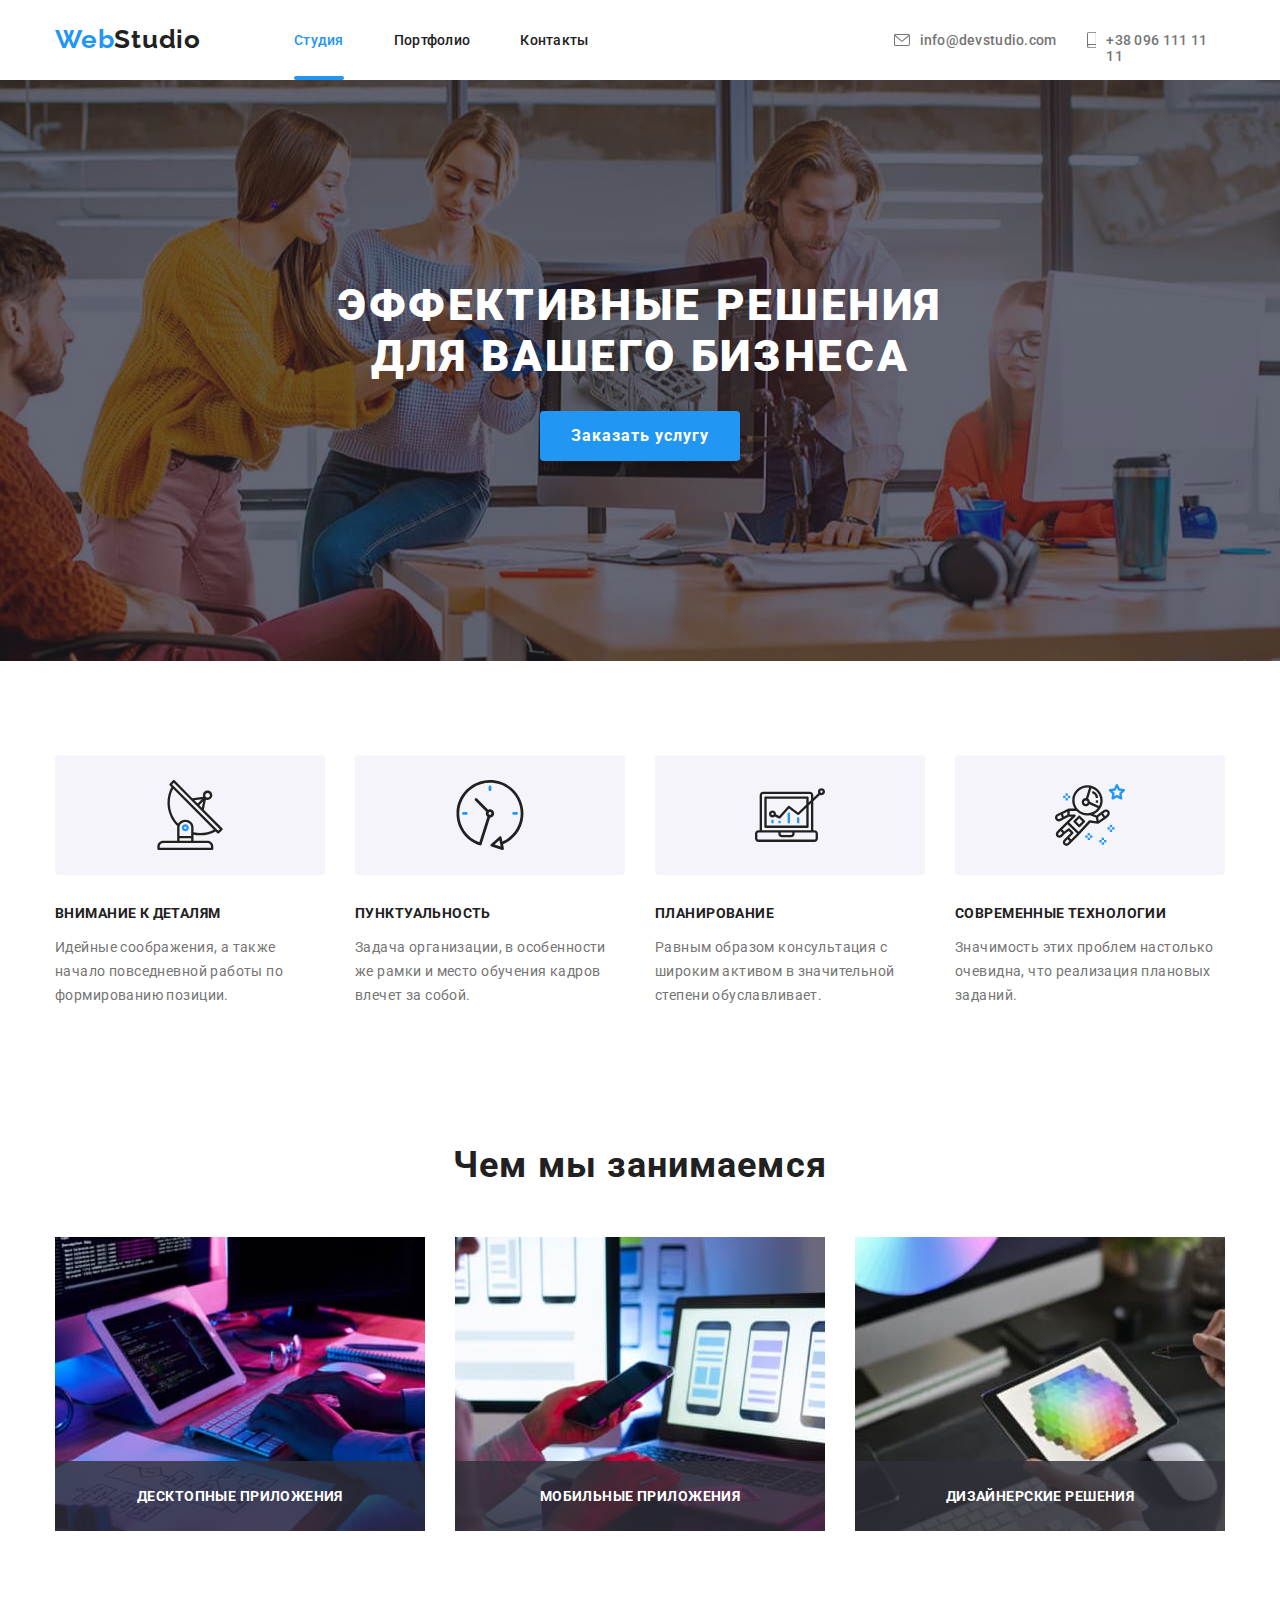
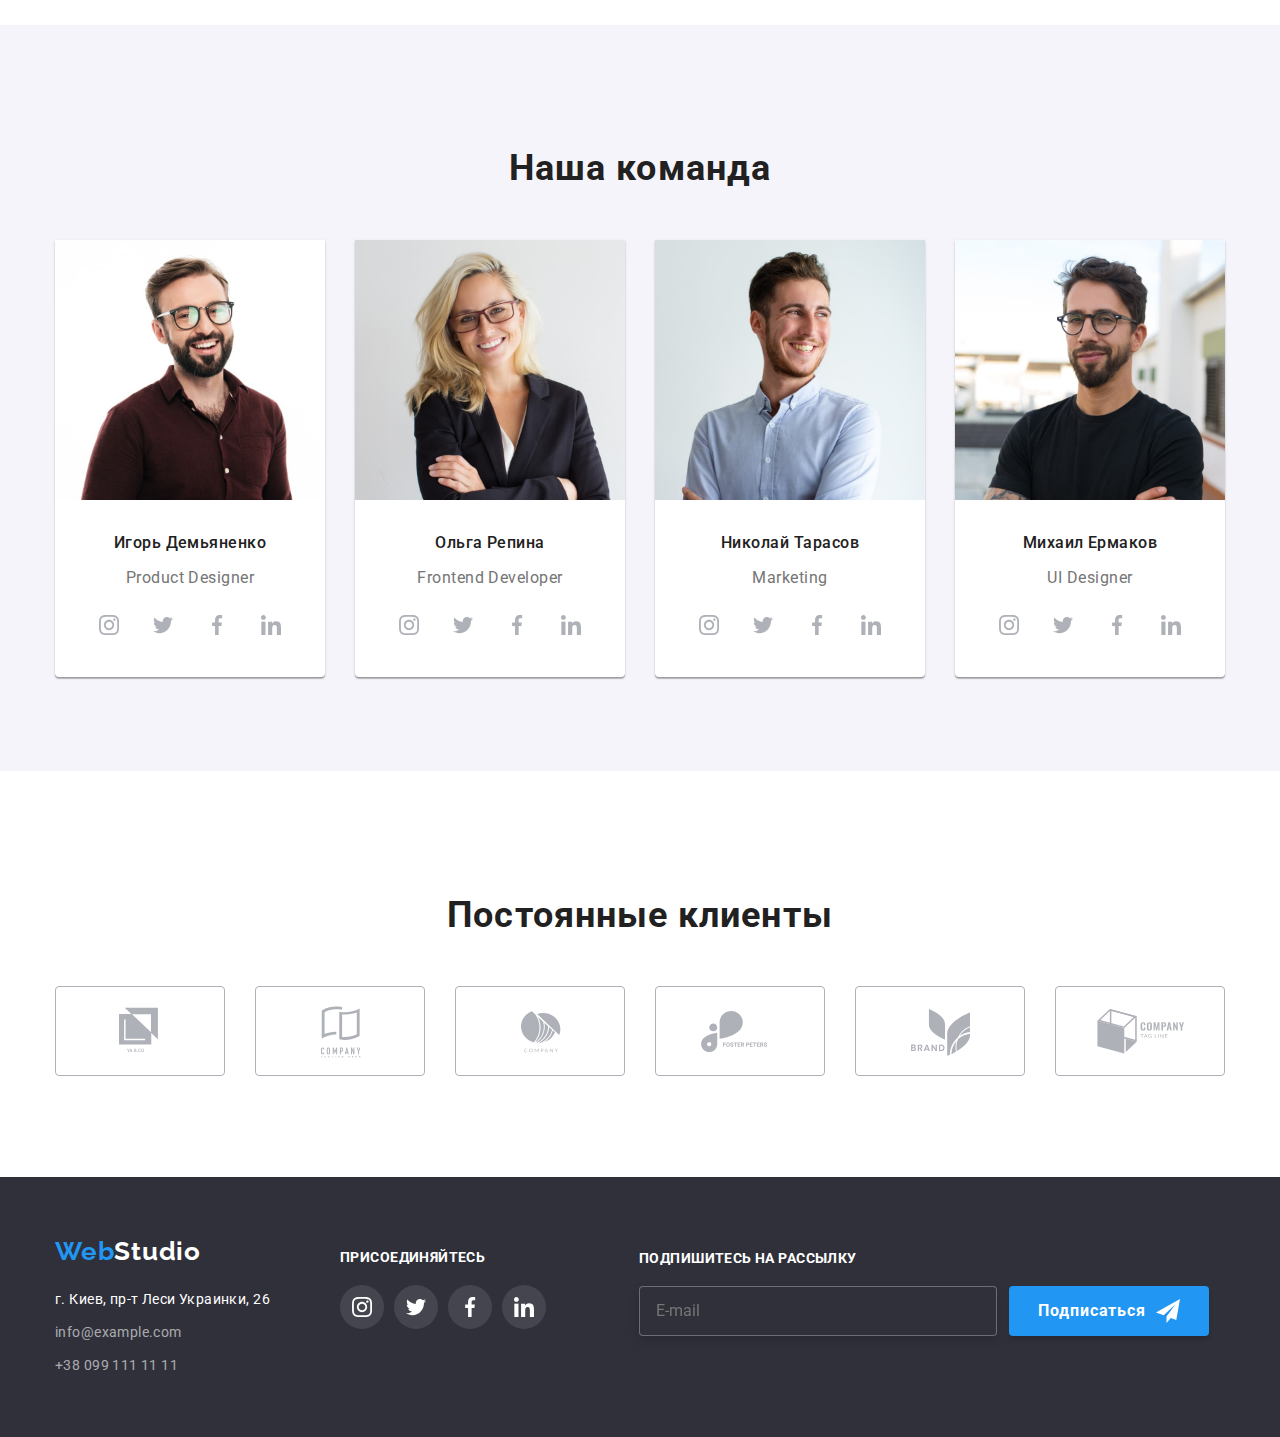
<file: index.html>
<!DOCTYPE html>
<html lang="en">

<head>
  <meta charset="UTF-8" />
  <meta name="viewport" content="width=device-width, initial-scale=1.0" />
  <link rel="stylesheet" href="./css/main.min.css" />
  <link
    href="https://fonts.googleapis.com/css2?family=Raleway:wght@700&family=Roboto:wght@400;500;700;900&display=fallback"
    rel="stylesheet" />
  <title>Студия</title>
</head>

<body>

  <header class="header">
    <div class="container">
      <nav class="nav-container">
        <div class="logo-container">
          <a href="index.html" class="font-logo"><span class="color-logo">Web</span>Studio</a>
        </div>

        <ul class="ul-container">
          <li><a href="index.html" class="link-nav underline link-studio">Студия</a></li>
          <li><a href="portfolio.html" class="link-nav">Портфолио</a></li>
          <li><a href="" class="link-nav">Контакты</a></li>
        </ul>
        <ul class="ul-contacts-container">
          <li class="contacts-flex">
            <svg class="contacts-icon-mail">
              <use href="IMG/sprite.svg#icon-envelope"></use>
            </svg>
            <a href="mailto:info@devstudio.com" class="link-nav nav-contacts">info@devstudio.com</a>
          </li>
          <li class="contacts-flex">

            <svg class="contacts-icon-phone">
              <use href="IMG/sprite.svg#icon-smartphone"></use>
            </svg>
            <a href="tel:+380961111111" class="link-nav nav-contacts">+38 096 111 11 11</a>
          </li>
        </ul>
      </nav>
    </div>
  </header>

  <section class="hero">
    <div class="container">
      <h1 class="h1-hero">Эффективные решения для вашего бизнеса</h1>
      <button onclick="myFunction()" class="btn-hero">Заказать услугу</button>
    </div>
  </section>

  <section class="features">
    <div class="container">
      <ul class="ul-features">
        <li>
          <div class="bg-features">
            <svg class="icon-features">
              <use href="IMG/sprite.svg#icon-Vector"></use>
            </svg>
          </div>
          <h4 class="h4-features">Внимание к деталям</h4>
          <p class="p-features">
            Идейные соображения, а также начало повседневной работы по
            формированию позиции.
          </p>
        </li>
        <li>
          <div class="bg-features">
            <svg class="icon-features">
              <use href="IMG/sprite.svg#icon-Vector1"></use>
            </svg>
          </div>
          <h4 class="h4-features">Пунктуальность</h4>
          <p class="p-features">
            Задача организации, в особенности же рамки и место обучения кадров
            влечет за собой.
          </p>
        </li>
        <li>
          <div class="bg-features">
            <svg class="icon-features">
              <use href="IMG/sprite.svg#icon-Vector2"></use>
            </svg>
          </div>
          <h4 class="h4-features">Планирование</h4>
          <p class="p-features">
            Равным образом консультация с широким активом в значительной
            степени обуславливает.
          </p>
        </li>
        <li>
          <div class="bg-features">
            <svg class="icon-features">
              <use href="IMG/sprite.svg#icon-Vector3"></use>
            </svg>
          </div>
          <h4 class="h4-features">Современные технологии</h4>
          <p class="p-features">
            Значимость этих проблем настолько очевидна, что реализация
            плановых заданий.
          </p>
        </li>
      </ul>
    </div>
  </section>

  <section class="product">
    <div class="container">
      <h2 class="h2-product">Чем мы занимаемся</h2>
      <ul class="ul-product">
        <li>
          <div class="product-position">
            <img src="./IMG/product/product(1).jpg" alt="product-image" width="370" />
            <h4 class="product-desc">Десктопные приложения</h4>
          </div>

        </li>
        <li>
          <div class="product-position">
            <img src="./IMG/product/product(2).jpg" alt="product-image" width="370" />
            <h4 class="product-desc">Мобильные приложения</h4>
          </div>

        </li>
        <li>
          <div class="product-position">
            <img src="./IMG/product/product(3).jpg" alt="product-image" width="370" />
            <h4 class="product-desc">Дизайнерские решения</h4>
          </div>

        </li>
      </ul>
    </div>
  </section>

  <section class="team">
    <div class="container">
      <h2 class="h2-team">Наша команда</h2>
      <ul class="ul-team">
        <li class="card-style">
          <img src="./IMG/team/team(1).jpg" alt="team-image" width="270" />
          <h4 class="card-name">Игорь Демьяненко</h4>
          <p class="card-desc">Product Designer</p>
          <ul class="card-soclinks">
            <li class="soclink-style-hover">
              <a class="soclink-bg" href="https://www.instagram.com/"><svg class="soclink">
                  <use href="IMG/sprite.svg#icon-instagram"></use>
                </svg>
              </a>
            </li>
            <li class="soclink-style-hover"><a class="soclink-bg" href="https://www.twitter.com/"><svg class="soclink">
                  <use href="IMG/sprite.svg#icon-twitter"></use>
                </svg></a></li>
            <li class="soclink-style-hover"><a class="soclink-bg" href="https://www.facebook.com/"><svg class="soclink">
                  <use href="IMG/sprite.svg#icon-facebook"></use>
                </svg></a></li>
            <li class="soclink-style-hover"><a class="soclink-bg" href="https://www.linkedin.com/"><svg class="soclink">
                  <use href="IMG/sprite.svg#icon-linkedin"></use>
                </svg></a></li>
          </ul>
        </li>
        <li class="card-style">
          <img src="./IMG/team/team(2).jpg" alt="team-image" width="270" />
          <h4 class="card-name">Ольга Репина</h4>
          <p class="card-desc">Frontend Developer</p>
          <ul class="card-soclinks">
            <li class="soclink-style-hover">
              <a class="soclink-bg" href="https://www.instagram.com/"><svg class="soclink">
                  <use href="IMG/sprite.svg#icon-instagram"></use>
                </svg>
              </a>
            </li>
            <li class="soclink-style-hover"><a class="soclink-bg" href="https://www.twitter.com/"><svg class="soclink">
                  <use href="IMG/sprite.svg#icon-twitter"></use>
                </svg></a></li>
            <li class="soclink-style-hover"><a class="soclink-bg" href="https://www.facebook.com/"><svg class="soclink">
                  <use href="IMG/sprite.svg#icon-facebook"></use>
                </svg></a></li>
            <li class="soclink-style-hover"><a class="soclink-bg" href="https://www.linkedin.com/"><svg class="soclink">
                  <use href="IMG/sprite.svg#icon-linkedin"></use>
                </svg></a></li>
          </ul>
        </li>
        <li class="card-style">
          <img src="./IMG/team/team(3).jpg" alt="team-image" width="270" />
          <h4 class="card-name">Николай Тарасов</h4>
          <p class="card-desc">Marketing</p>
          <ul class="card-soclinks">
            <li class="soclink-style-hover">
              <a class="soclink-bg" href="https://www.instagram.com/"><svg class="soclink">
                  <use href="IMG/sprite.svg#icon-instagram"></use>
                </svg>
              </a>
            </li>
            <li class="soclink-style-hover"><a class="soclink-bg" href="https://www.twitter.com/"><svg class="soclink">
                  <use href="IMG/sprite.svg#icon-twitter"></use>
                </svg></a></li>
            <li class="soclink-style-hover"><a class="soclink-bg" href="https://www.facebook.com/"><svg class="soclink">
                  <use href="IMG/sprite.svg#icon-facebook"></use>
                </svg></a></li>
            <li class="soclink-style-hover"><a class="soclink-bg" href="https://www.linkedin.com/"><svg class="soclink">
                  <use href="IMG/sprite.svg#icon-linkedin"></use>
                </svg></a></li>
          </ul>
        </li>
        <li class="card-style">
          <img src="./IMG/team/team(4).jpg" alt="team-image" width="270" />
          <h4 class="card-name">Михаил Ермаков</h4>
          <p class="card-desc">UI Designer</p>
          <ul class="card-soclinks">
            <li class="soclink-style-hover">
              <a class="soclink-bg" href="https://www.instagram.com/"><svg class="soclink">
                  <use href="IMG/sprite.svg#icon-instagram"></use>
                </svg>
              </a>
            </li>
            <li class="soclink-style-hover"><a class="soclink-bg" href="https://www.twitter.com/"><svg class="soclink">
                  <use href="IMG/sprite.svg#icon-twitter"></use>
                </svg></a></li>
            <li class="soclink-style-hover"><a class="soclink-bg" href="https://www.facebook.com/"><svg class="soclink">
                  <use href="IMG/sprite.svg#icon-facebook"></use>
                </svg></a></li>
            <li class="soclink-style-hover"><a class="soclink-bg" href="https://www.linkedin.com/"><svg class="soclink">
                  <use href="IMG/sprite.svg#icon-linkedin"></use>
                </svg></a></li>
          </ul>
        </li>
      </ul>
    </div>
  </section>

  <section class="clients">
    <div class="container">
      <h2 class="h2-clients">Постоянные клиенты</h2>
      <ul class="ul-clients-flex">
        <li class="clients-style-hover">
          <a href="#" class="client-link">
            <svg class="client-icon1">
              <use href="IMG/sprite.svg#icon-logo1"></use>
            </svg>
          </a>
        </li>
        <li class="clients-style-hover">
          <a href="#" class="client-link">
            <svg class="client-icon2">
              <use href="IMG/sprite.svg#icon-logo2"></use>
            </svg>
          </a>
        </li>
        <li class="clients-style-hover"><a href="#" class="client-link">
            <svg class="client-icon3">
              <use href="IMG/sprite.svg#icon-logo3"></use>
            </svg>
          </a></li>
        <li class="clients-style-hover"><a href="#" class="client-link">
            <svg class="client-icon4">
              <use href="IMG/sprite.svg#icon-logo4"></use>
            </svg>
          </a></li>
        <li class="clients-style-hover"><a href="#" class="client-link">
            <svg class="client-icon5">
              <use href="IMG/sprite.svg#icon-logo5"></use>
            </svg>
          </a></li>
        <li class="clients-style-hover"><a href="#" class="client-link">
            <svg class="client-icon6">
              <use href="IMG/sprite.svg#icon-logo6"></use>
            </svg>
          </a></li>
      </ul>
    </div>
  </section>

  <footer class="footer">
    <div class="container">

      <!-- Flex -->
      <div class="footer-flex">
        <div class="info">
          <div class="logo-container-footer">
            <a href="index.html" class="font-logo"><span class="color-logo">Web</span><span
                class="color-logo-footer">Studio</span></a>
          </div>

          <address class="address-footer">
            г. Киев, пр-т Леси Украинки, 26
          </address>
          <a href="mailto:info@devstudio.com" class="link-footer footer-contacts">info@example.com</a>
          <a href="tel:+380961111111" class="link-footer footer-contacts tel">+38 099 111 11 11</a>
        </div>
        <div class="soclinks-info">
          <h4 class="welcome-footer">присоединяйтесь</h4>
          <ul class="footer-soclinks">
            <li>
              <a class="footer-soclink-bg" href="https://www.instagram.com/"><svg class="footer-soclink">
                  <use href="IMG/sprite.svg#icon-instagram"></use>
                </svg>
              </a>
            </li>
            <li><a class="footer-soclink-bg" href="https://www.twitter.com/"><svg class="footer-soclink">
                  <use href="IMG/sprite.svg#icon-twitter"></use>
                </svg></a></li>
            <li><a class="footer-soclink-bg" href="https://www.facebook.com/"><svg class="footer-soclink">
                  <use href="IMG/sprite.svg#icon-facebook"></use>
                </svg></a></li>
            <li><a class="footer-soclink-bg" href="https://www.linkedin.com/"><svg class="footer-soclink">
                  <use href="IMG/sprite.svg#icon-linkedin"></use>
                </svg></a></li>
          </ul>
        </div>
        <div class="subscribe">

          <label for="subscribe" class="subscribe-label">Подпишитесь на рассылку</label>

          <div class="flex-box">
            <input type="email" name="subscribe" id="subscribe" placeholder="E-mail" class="subscribe-input">
            <button onclick="myFunction()" class="subscribe-button">
              <span class="subscribe-text">Подписаться</span>
              <svg class="icon-send">
                <use href="IMG/sprite-form.svg#icon-send"></use>
              </svg>
            </button>
          </div>
        </div>
      </div>


    </div>

    <!-- Backdrop Modal -->
    <div class="backdrop is-hidden" id="myId">

      <div class="modal">

        <button onclick="myFunction()" class="close-btn">
          <svg class="icon-close">
            <use href="./IMG/sprite-form.svg#icon-close"></use>
          </svg>
        </button>

        <div class="form-cont">
          <h2 class="form-title">Оставьте свои данные, мы вам перезвоним</h2>

          <form class="form-flex">

            <div class="icon-field form-flex">

              <label for="name" class="form-label">Имя</label>
              <input type="text" name="name" id="name" class="form-input">
              <svg class="icon-form">
                <use href="IMG/sprite-form.svg#icon-form-name"></use>
              </svg>
            </div>

            <div class="icon-field form-flex">

              <label for="tel" class="form-label">Телефон</label>
              <input type="tel" name="tel" id="tel" class="form-input">
              <svg class="icon-form">
                <use href="IMG/sprite-form.svg#icon-form-phone"></use>
              </svg>
            </div>

            <div class="icon-field form-flex">

              <label for="email" class="form-label">Почта</label>
              <input type="email" name="email" id="email" class="form-input">
              <svg class="icon-form">
                <use href="IMG/sprite-form.svg#icon-form-email"></use>
              </svg>
            </div>

            <label for="comments" class="form-label">Комментарий</label>
            <textarea name="comments" id="comments" class="form-textarea" placeholder="Введите текст"></textarea>

            <label class="field">
              <input type="checkbox" class="checkbox" name="policy">
              <span class="icon"></span>

              <span class="label">Соглашаюсь с рассылкой и принимаю <a class="a-checkbox" href="">Условия
                  договора</a></span>
            </label>

            <button type="submit" class="btn-submit">Отправить</button>
          </form>
        </div>

      </div>

    </div>

  </footer>

  <!-- Script -->
  <script src="./JS/modal.js"></script>
</body>

</html>
</file>
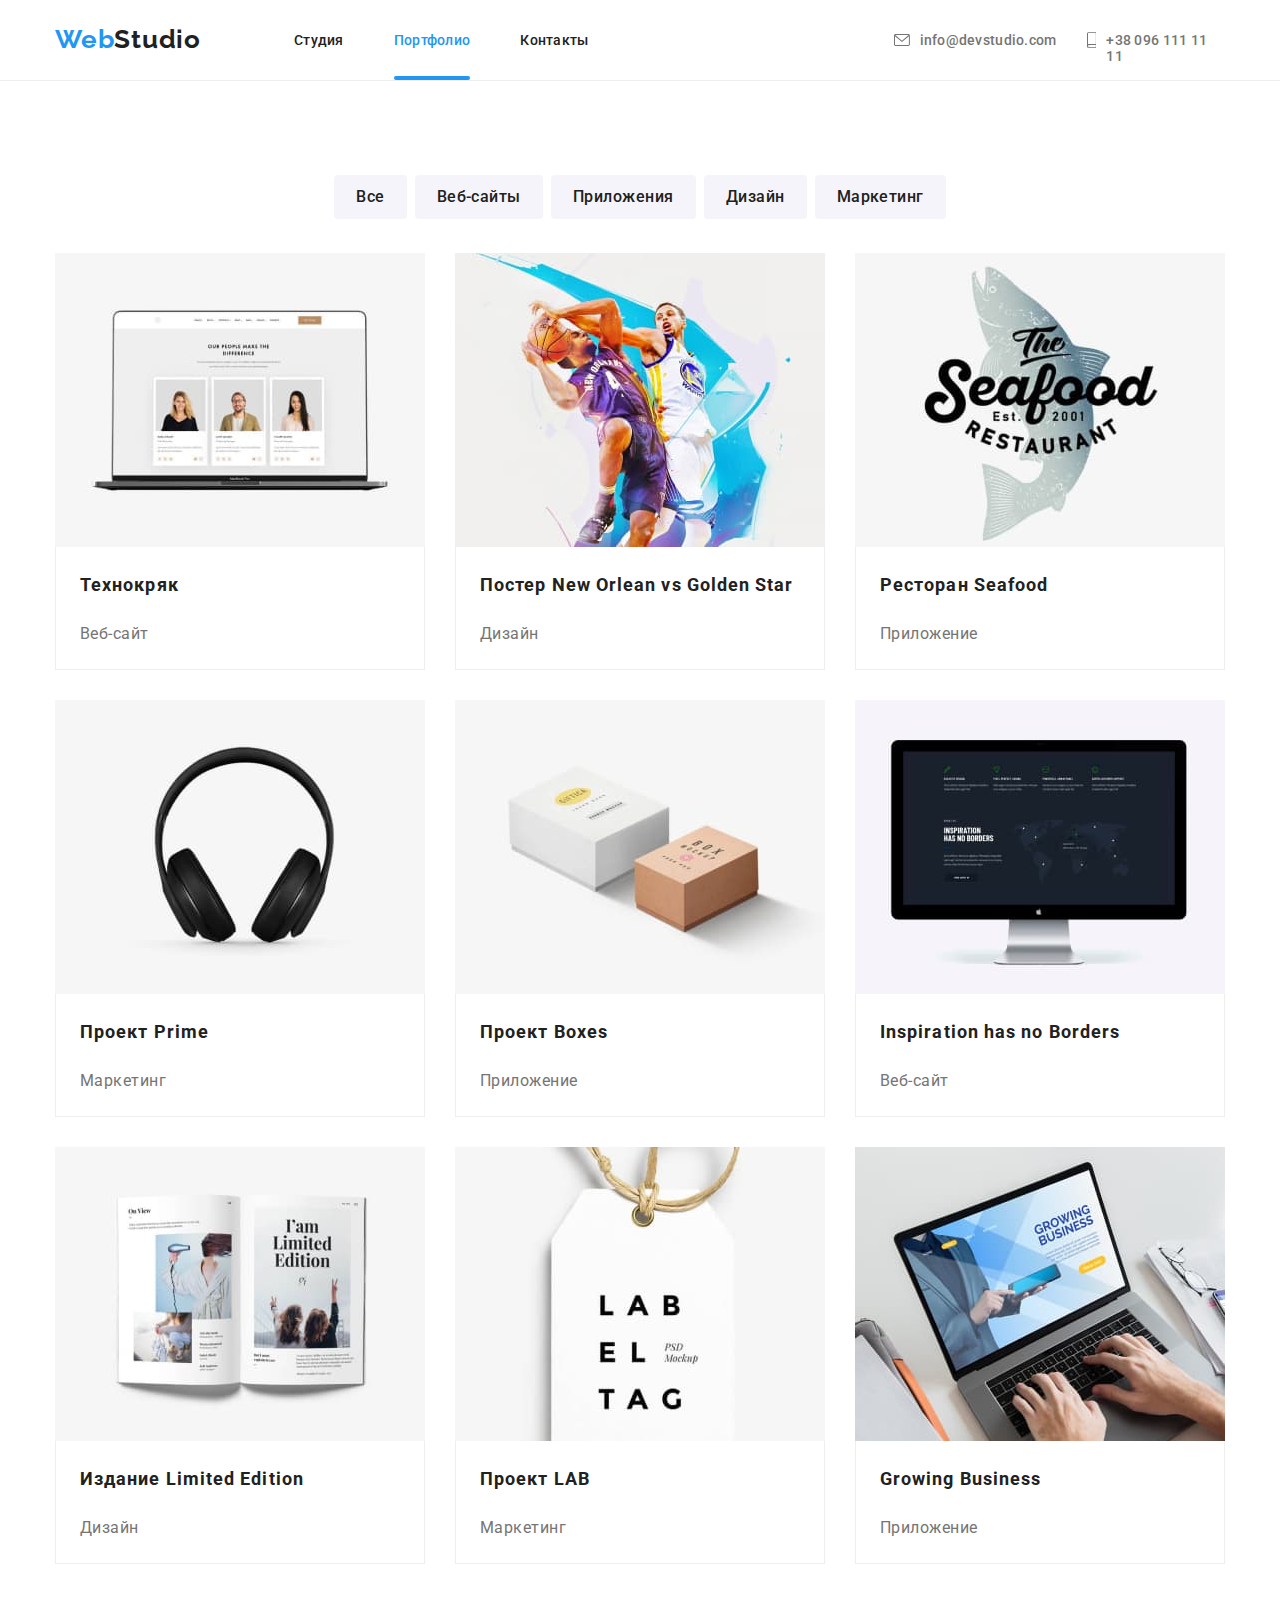
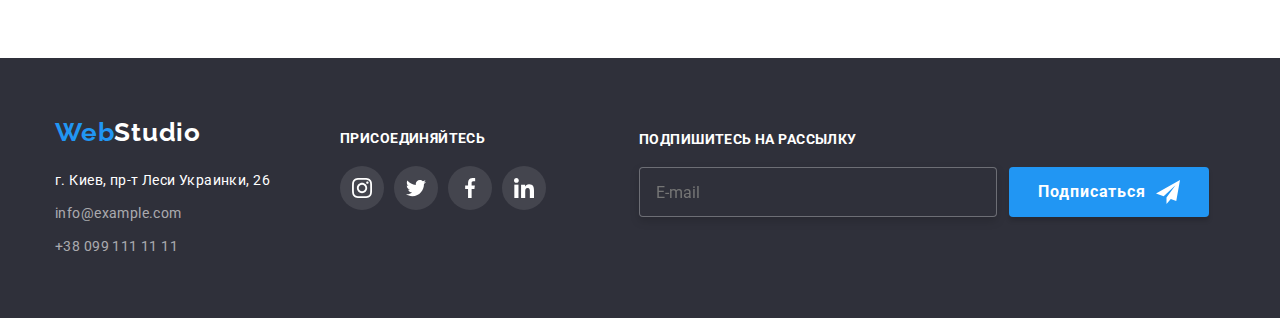
<file: portfolio.html>
<!DOCTYPE html>
<html lang="en">

<head>
  <meta charset="UTF-8" />
  <meta name="viewport" content="width=device-width, initial-scale=1.0" />
  <link rel="stylesheet" href="./css/main.min.css" />

  <link
    href="https://fonts.googleapis.com/css2?family=Raleway:wght@700&family=Roboto:wght@400;500;700;900&display=fallback"
    rel="stylesheet" />

  <title>Портфолио</title>
</head>

<body>
  <header class="header">
    <div class="container">
      <nav class="nav-container">
        <div class="logo-container">
          <a href="index.html" class="font-logo"><span class="color-logo">Web</span>Studio</a>
        </div>

        <ul class="ul-container">
          <li><a href="index.html" class="link-nav">Студия</a></li>
          <li><a href="portfolio.html" class="link-nav underline link-portfolio">Портфолио</a></li>
          <li><a href="" class="link-nav">Контакты</a></li>
        </ul>
        <ul class="ul-contacts-container">
          <li class="contacts-flex">


            <svg class="contacts-icon-mail">
              <use href="IMG/sprite.svg#icon-envelope"></use>
            </svg>
            <a href="mailto:info@devstudio.com" class="link-nav nav-contacts">info@devstudio.com</a>
          </li>
          <li class="contacts-flex">

            <svg class="contacts-icon-phone">
              <use href="IMG/sprite.svg#icon-smartphone"></use>
            </svg>
            <a href="tel:+380961111111" class="link-nav nav-contacts">+38 096 111 11 11</a>
          </li>
        </ul>
      </nav>
    </div>
  </header>

  <section class="portfolio">
    <div class="container">
      <div class="filtres">
        <button class="btn-portfolio">
          <span class="btn-portfolio-text">Все</span>
        </button>
        <button class="btn-portfolio">
          <span class="btn-portfolio-text">Веб-сайты</span>
        </button>
        <button class="btn-portfolio">
          <span class="btn-portfolio-text">Приложения</span>
        </button>
        <button class="btn-portfolio">
          <span class="btn-portfolio-text">Дизайн</span>
        </button>
        <button class="btn-portfolio">
          <span class="btn-portfolio-text">Маркетинг</span>
        </button>
      </div>
      <div class="projects">
        <ul class="wrap">
          <li class="card-style-portfolio">
            <div class="text-overlay">
              <p class="animation-overlay">Lorem ipsum dolor sit amet consectetur adipisicing elit. Assumenda nobis
                architecto similique sed a sunt perspiciatis perferendis aliquid illo facere?</p>
              <img class="img-contain" src="./IMG/projects/img(1).jpg" alt="card-image" />
            </div>
            <div class="card-border">
              <h4 class="card-name-portfolio">Технокряк</h4>
              <p class="card-desc-portfolio">Веб-сайт</p>
            </div>

          </li>
          <li class="card-style-portfolio">
            <div class="text-overlay">
              <p class="animation-overlay">Lorem ipsum dolor sit amet consectetur adipisicing elit. Assumenda nobis
                architecto similique sed a sunt perspiciatis perferendis aliquid illo facere?</p>
              <img class="img-contain" src="./IMG/projects/img(2).jpg" alt="card-image" />
            </div>

            <div class="card-border">
              <h4 class="card-name-portfolio">Постер New Orlean vs Golden Star</h4>
              <p class="card-desc-portfolio">Дизайн</p>
            </div>
          </li>
          <li class="card-style-portfolio">
            <div class="text-overlay">
              <p class="animation-overlay">Lorem ipsum dolor sit amet consectetur adipisicing elit. Assumenda nobis
                architecto similique sed a sunt perspiciatis perferendis aliquid illo facere?</p>
              <img class="img-contain" src="./IMG/projects/img(3).jpg" alt="card-image" />
            </div>

            <div class="card-border">
              <h4 class="card-name-portfolio">Ресторан Seafood</h4>
              <p class="card-desc-portfolio">Приложение</p>
            </div>
          </li>
          <li class="card-style-portfolio">
            <div class="text-overlay">
              <p class="animation-overlay">Lorem ipsum dolor sit amet consectetur adipisicing elit. Assumenda nobis
                architecto similique sed a sunt perspiciatis perferendis aliquid illo facere?</p>
              <img class="img-contain" src="./IMG/projects/img(4).jpg" alt="card-image" />
            </div>

            <div class="card-border">
              <h4 class="card-name-portfolio">Проект Prime</h4>
              <p class="card-desc-portfolio">Маркетинг</p>
            </div>
          </li>
          <li class="card-style-portfolio">
            <div class="text-overlay">
              <p class="animation-overlay">Lorem ipsum dolor sit amet consectetur adipisicing elit. Assumenda nobis
                architecto similique sed a sunt perspiciatis perferendis aliquid illo facere?</p>
              <img class="img-contain" src="./IMG/projects/img(5).jpg" alt="card-image" />
            </div>

            <div class="card-border">
              <h4 class="card-name-portfolio">Проект Boxes</h4>
              <p class="card-desc-portfolio">Приложение</p>
            </div>
          </li>
          <li class="card-style-portfolio">
            <div class="text-overlay">
              <p class="animation-overlay">Lorem ipsum dolor sit amet consectetur adipisicing elit. Assumenda nobis
                architecto similique sed a sunt perspiciatis perferendis aliquid illo facere?</p>
              <img class="img-contain" src="./IMG/projects/img(6).jpg" alt="card-image" />
            </div>

            <div class="card-border">
              <h4 class="card-name-portfolio">Inspiration has no Borders</h4>
              <p class="card-desc-portfolio">Веб-сайт</p>
            </div>
          </li>
          <li class="card-style-portfolio last-3">
            <div class="text-overlay">
              <p class="animation-overlay">Lorem ipsum dolor sit amet consectetur adipisicing elit. Assumenda nobis
                architecto similique sed a sunt perspiciatis perferendis aliquid illo facere?</p>
              <img class="img-contain" src="./IMG/projects/img(7).jpg" alt="card-image" />
            </div>

            <div class="card-border">
              <h4 class="card-name-portfolio">Издание Limited Edition</h4>
              <p class="card-desc-portfolio">Дизайн</p>
            </div>
          </li>
          <li class="card-style-portfolio last-3">
            <div class="text-overlay">
              <p class="animation-overlay">Lorem ipsum dolor sit amet consectetur adipisicing elit. Assumenda nobis
                architecto similique sed a sunt perspiciatis perferendis aliquid illo facere?</p>
              <img class="img-contain" src="./IMG/projects/img(8).jpg" alt="card-image" />
            </div>

            <div class="card-border">
              <h4 class="card-name-portfolio">Проект LAB</h4>
              <p class="card-desc-portfolio">Маркетинг</p>
            </div>
          </li>
          <li class="card-style-portfolio last-3">
            <div class="text-overlay">
              <p class="animation-overlay">Lorem ipsum dolor sit amet consectetur adipisicing elit. Assumenda nobis
                architecto similique sed a sunt perspiciatis perferendis aliquid illo facere?</p>
              <img class="img-contain" src="./IMG/projects/img(9).jpg" alt="card-image" />
            </div>

            <div class="card-border">
              <h4 class="card-name-portfolio">Growing Business</h4>
              <p class="card-desc-portfolio">Приложение</p>
            </div>
          </li>
        </ul>
      </div>
    </div>
  </section>

  <footer class="footer">
    <div class="container">

      <!-- Flex -->
      <div class="footer-flex">
        <div class="info">
          <div class="logo-container-footer">
            <a href="index.html" class="font-logo"><span class="color-logo">Web</span><span
                class="color-logo-footer">Studio</span></a>
          </div>

          <address class="address-footer">
            г. Киев, пр-т Леси Украинки, 26
          </address>
          <a href="mailto:info@devstudio.com" class="link-footer footer-contacts">info@example.com</a>
          <a href="tel:+380961111111" class="link-footer footer-contacts tel">+38 099 111 11 11</a>
        </div>
        <div class="soclinks-info">
          <h4 class="welcome-footer">присоединяйтесь</h4>
          <ul class="footer-soclinks">
            <li>
              <a class="footer-soclink-bg" href="https://www.instagram.com/"><svg class="footer-soclink">
                  <use href="IMG/sprite.svg#icon-instagram"></use>
                </svg>
              </a>
            </li>
            <li><a class="footer-soclink-bg" href="https://www.twitter.com/"><svg class="footer-soclink">
                  <use href="IMG/sprite.svg#icon-twitter"></use>
                </svg></a></li>
            <li><a class="footer-soclink-bg" href="https://www.facebook.com/"><svg class="footer-soclink">
                  <use href="IMG/sprite.svg#icon-facebook"></use>
                </svg></a></li>
            <li><a class="footer-soclink-bg" href="https://www.linkedin.com/"><svg class="footer-soclink">
                  <use href="IMG/sprite.svg#icon-linkedin"></use>
                </svg></a></li>
          </ul>
        </div>
        <div class="subscribe">

          <label for="subscribe" class="subscribe-label">Подпишитесь на рассылку</label>

          <div class="flex-box">
            <input type="email" name="subscribe" id="subscribe" placeholder="E-mail" class="subscribe-input">
            <button onclick="myFunction()" class="subscribe-button">
              <span class="subscribe-text">Подписаться</span>
              <svg class="icon-send">
                <use href="IMG/sprite-form.svg#icon-send"></use>
              </svg>
            </button>
          </div>
        </div>
      </div>


    </div>

    <!-- Backdrop Modal -->
    <div class="backdrop is-hidden" id="myId">

      <div class="modal">

        <button onclick="myFunction()" class="close-btn">
          <svg class="icon-close">
            <use href="./IMG/sprite-form.svg#icon-close"></use>
          </svg>
        </button>

        <div class="form-cont">
          <h2 class="form-title">Оставьте свои данные, мы вам перезвоним</h2>

          <form class="form-flex">

            <div class="icon-field form-flex">

              <label for="name" class="form-label">Имя</label>
              <input type="text" name="name" id="name" class="form-input">
              <svg class="icon-form">
                <use href="IMG/sprite-form.svg#icon-form-name"></use>
              </svg>
            </div>

            <div class="icon-field form-flex">

              <label for="tel" class="form-label">Телефон</label>
              <input type="tel" name="tel" id="tel" class="form-input">
              <svg class="icon-form">
                <use href="IMG/sprite-form.svg#icon-form-phone"></use>
              </svg>
            </div>

            <div class="icon-field form-flex">

              <label for="email" class="form-label">Почта</label>
              <input type="email" name="email" id="email" class="form-input">
              <svg class="icon-form">
                <use href="IMG/sprite-form.svg#icon-form-email"></use>
              </svg>
            </div>

            <label for="comments" class="form-label">Комментарий</label>
            <textarea name="comments" id="comments" class="form-textarea" placeholder="Введите текст"></textarea>

            <label class="field">
              <input type="checkbox" class="checkbox" name="policy">
              <span class="icon"></span>

              <span class="label">Соглашаюсь с рассылкой и принимаю <a class="a-checkbox" href="">Условия
                  договора</a></span>
            </label>

            <button type="submit" class="btn-submit">Отправить</button>
          </form>
        </div>

      </div>

    </div>

  </footer>

  <!-- Script -->
  <script src="./JS/modal.js"></script>
</body>

</html>
</file>
<file: css/main.min.css>
/*! modern-normalize v0.7.0 | MIT License | https://github.com/sindresorhus/modern-normalize */*,*::before,*::after{-webkit-box-sizing:border-box;box-sizing:border-box}:root{-moz-tab-size:4;-o-tab-size:4;tab-size:4}html{line-height:1.15;-webkit-text-size-adjust:100%}body{margin:0}body{font-family:system-ui,-apple-system,"Segoe UI",Roboto,Helvetica,Arial,sans-serif,"Apple Color Emoji","Segoe UI Emoji"}hr{height:0}abbr[title]{-webkit-text-decoration:underline dotted;text-decoration:underline dotted}b,strong{font-weight:bolder}code,kbd,samp,pre{font-family:ui-monospace, SFMono-Regular, Consolas, "Liberation Mono", Menlo, monospace;font-size:1em}small{font-size:80%}sub,sup{font-size:75%;line-height:0;position:relative;vertical-align:baseline}sub{bottom:-0.25em}sup{top:-0.5em}button,input,optgroup,select,textarea{font-family:inherit;font-size:100%;line-height:1.15;margin:0}button,select{text-transform:none}button,[type="button"],[type="reset"],[type="submit"]{-webkit-appearance:button}button::-moz-focus-inner,[type="button"]::-moz-focus-inner,[type="reset"]::-moz-focus-inner,[type="submit"]::-moz-focus-inner{border-style:none;padding:0}button:-moz-focusring,[type="button"]:-moz-focusring,[type="reset"]:-moz-focusring,[type="submit"]:-moz-focusring{outline:1px dotted ButtonText}legend{padding:0}progress{vertical-align:baseline}[type="number"]::-webkit-inner-spin-button,[type="number"]::-webkit-outer-spin-button{height:auto}[type="search"]{-webkit-appearance:textfield;outline-offset:-2px}[type="search"]::-webkit-search-decoration{-webkit-appearance:none}::-webkit-file-upload-button{-webkit-appearance:button;font:inherit}summary{display:list-item}body{font-family:"Roboto",sans-serif;background-color:#fff}a{color:#212121;text-decoration:none}a:visited{color:#212121;text-decoration:none}ul{list-style-type:none}h2{font-weight:700;font-size:36px;letter-spacing:0.03em;color:#212121}p{font-size:14px;letter-spacing:0.03em;color:#757575}h1,h4,ul,button,span{margin:0;padding:0}.link-nav,.link-nav.nav-contacts,.contacts-icon-mail,.contacts-icon-phone,.soclink,.soclink-bg,.client-link,.client-icon1,.client-icon2,.client-icon3,.client-icon4,.client-icon5,.client-icon6,.footer-soclink-bg,.backdrop,.modal,.is-hidden,.btn-portfolio,.card-style-portfolio,.animation-overlay{-webkit-transition:250ms;transition:250ms;-webkit-transition-timing-function:cubic-bezier(0.4, 0, 0.2, 1);transition-timing-function:cubic-bezier(0.4, 0, 0.2, 1)}.container{width:1200px;padding-left:15px;padding-right:15px;margin:auto}.logo-container{display:inline-block}.logo-container .font-logo{font-family:"Raleway",sans-serif;text-decoration:none;font-weight:700;font-size:26px;letter-spacing:0.03em}.logo-container .color-logo{color:#2196f3}.logo-container-footer{margin-bottom:20px}.logo-container-footer .font-logo{font-family:"Raleway",sans-serif;text-decoration:none;font-weight:700;font-size:26px;letter-spacing:0.03em}.logo-container-footer .color-logo{color:#2196f3}.logo-container-footer .color-logo-footer{color:#fff}.link-nav{display:inline-block;height:80px;padding-top:32px;padding-bottom:32px;font-weight:500;line-height:16px;font-size:14px;letter-spacing:0.02em;color:#212121}.link-nav:hover,.link-nav:focus{color:#2196f3}.link-nav.nav-contacts{margin:auto;color:#757575}.link-nav.nav-contacts:hover,.link-nav.nav-contacts:focus{color:#2196f3}.header{height:80px}.nav-container{-webkit-box-align:center;-ms-flex-align:center;align-items:center;height:80px;display:-webkit-box;display:-ms-flexbox;display:flex}.ul-container{height:80px;display:-webkit-box;display:-ms-flexbox;display:flex;margin:auto;margin-left:93px;margin-top:0;margin-bottom:0;-webkit-box-align:center;-ms-flex-align:center;align-items:center}.ul-container li:not(:first-child){margin-left:50px}.ul-contacts-container{display:-webkit-box;display:-ms-flexbox;display:flex;margin-left:305px;height:80px}.ul-contacts-container li:not(:first-child){margin-left:30px}.contacts-flex{display:-webkit-box;display:-ms-flexbox;display:flex}.contacts-flex:hover .contacts-icon-mail{fill:#2196f3}.contacts-flex:hover .nav-contacts{color:#2196f3}.contacts-flex:hover .contacts-icon-phone{fill:#2196f3}.contacts-icon-mail{width:16px;height:16px;margin:auto;fill:#757575;margin-right:10px}.contacts-icon-phone{width:10px;height:16px;margin:auto;fill:#757575;margin-right:10px}.link-nav.underline::after{display:block;content:'';width:100%;height:4px;background:#2196f3;border-radius:2px;margin-top:28px}.link-nav.link-studio{color:#2196f3}.link-nav.link-portfolio{color:#2196f3}.h1-hero{font-size:44px;font-weight:900;letter-spacing:0.06em;text-transform:uppercase;color:#fff}.hero{background-image:-webkit-gradient(linear, left top, left bottom, from(rgba(47,48,58,0.4)), to(rgba(47,48,58,0.4))),url("../IMG/hero/Img.jpg");background-image:linear-gradient(rgba(47,48,58,0.4), rgba(47,48,58,0.4)),url("../IMG/hero/Img.jpg");background-repeat:no-repeat;background-position:center}.hero{margin:auto;padding:200px 0px 200px 0px}.h1-hero{width:670px;text-align:center;margin:auto;margin-bottom:30px}.btn-hero{display:block;width:200px;height:50px;padding:10px 0px;margin:auto;background:#2196f3;-webkit-box-shadow:0px 4px 4px rgba(0,0,0,0.15);box-shadow:0px 4px 4px rgba(0,0,0,0.15);border-radius:4px;border-style:hidden;letter-spacing:0.06em;color:#fff;font-weight:700;font-size:16px}.h4-features{font-weight:700;font-size:14px;letter-spacing:0.03em;text-transform:uppercase;color:#212121}.p-features{font-size:14px;line-height:24px;letter-spacing:0.03em;color:#757575}.features{margin:auto;padding:94px 0px 94px 0px}.ul-features{display:-webkit-box;display:-ms-flexbox;display:flex}.ul-features li:not(:first-child){margin-left:30px}.ul-features>li>h4{margin-bottom:10px}.bg-features{padding:25px 100px;margin-bottom:30px;width:270px;height:120px;background:#F5F4FA;border-radius:4px}.icon-features{width:70px;height:70px}.product{margin:auto;padding-bottom:94px}.h2-product{text-align:center;margin-bottom:50px}.ul-product{display:-webkit-box;display:-ms-flexbox;display:flex}.ul-product li:not(:first-child){margin-left:30px}.product-position{position:relative;width:370px;height:294px}.product-desc{position:absolute;bottom:0;left:0;width:370px;padding:27px 0;font-weight:700;font-size:14px;line-height:16px;text-align:center;letter-spacing:0.03em;text-transform:uppercase;color:#fff;background:rgba(47,48,58,0.8)}.ul-team{display:-webkit-box;display:-ms-flexbox;display:flex}.ul-team>li:not(:first-child){margin-left:30px}.card-style{width:270px;background:#ffffff;-webkit-box-shadow:0px 1px 3px rgba(0,0,0,0.12),0px 1px 1px rgba(0,0,0,0.14),0px 2px 1px rgba(0,0,0,0.2);box-shadow:0px 1px 3px rgba(0,0,0,0.12),0px 1px 1px rgba(0,0,0,0.14),0px 2px 1px rgba(0,0,0,0.2);border-radius:0px 0px 4px 4px}.card-name{text-align:center;margin-top:30px;margin-bottom:10px}.card-desc{text-align:center;margin-bottom:16px}.card-name{font-weight:500;font-size:16px;letter-spacing:0.03em;color:#212121}.card-desc{font-size:16px;letter-spacing:0.03em;color:#757575}.team{padding-top:94px;padding-bottom:94px;margin:auto;background:#f5f4fa}.h2-team{text-align:center;margin-bottom:50px}.card-soclinks{display:-webkit-box;display:-ms-flexbox;display:flex;margin:0 32px 30px 32px}.card-soclinks li:not(:last-child){margin-right:10px}.soclink{margin:auto;width:20px;height:20px;fill:#afb1b8}.soclink-style-hover:hover .soclink-bg{background-color:#2196f3}.soclink-style-hover:hover .soclink{fill:#fff}.soclink-bg{display:inline-block;padding:12px;width:44px;height:44px;border-radius:50%}.h2-clients{text-align:center;margin-bottom:50px}.clients{padding-top:94px;padding-bottom:94px}.ul-clients-flex{display:-webkit-box;display:-ms-flexbox;display:flex}.ul-clients-flex li:not(:last-child){margin-right:30px}.client-link{display:inline-block;width:170px;height:90px;border:1px solid #AFB1B8;border-radius:4px}.clients-style-hover:hover .client-link{border-color:#2196f3}.clients-style-hover:hover .client-icon1{fill:#2196f3}.clients-style-hover:hover .client-icon2{fill:#2196f3}.clients-style-hover:hover .client-icon3{fill:#2196f3}.clients-style-hover:hover .client-icon4{fill:#2196f3}.clients-style-hover:hover .client-icon5{fill:#2196f3}.clients-style-hover:hover .client-icon6{fill:#2196f3}.client-icon1{margin:20px 63px;width:43px;height:49px;fill:#afb1b8}.client-icon2{margin:19px 65px;width:40px;height:52px;fill:#afb1b8}.client-icon3{margin:24px 65px;width:40px;height:42px;fill:#afb1b8}.client-icon4{margin:24px 45px;width:79px;height:42px;fill:#afb1b8}.client-icon5{margin:22px 55px;width:59px;height:47px;fill:#afb1b8}.client-icon6{margin:22px 41px;width:88px;height:45px;fill:#afb1b8}.link-footer.footer-contacts{font-size:14px;letter-spacing:0.03em;color:rgba(255,255,255,0.6)}.address-footer{font-style:normal;font-size:14px;letter-spacing:0.03em;color:#fff}.footer{background:#2f303a;margin:auto;padding-bottom:60px;padding-top:60px}.info{display:-webkit-box;display:-ms-flexbox;display:flex;-webkit-box-orient:vertical;-webkit-box-direction:normal;-ms-flex-direction:column;flex-direction:column}.address-footer{line-height:24px;margin-bottom:9px}.link-footer{line-height:24px}.link-footer:not(:last-child){margin-bottom:9px}.footer-flex{display:-webkit-box;display:-ms-flexbox;display:flex}.soclinks-info{display:-webkit-box;display:-ms-flexbox;display:flex;-webkit-box-orient:vertical;-webkit-box-direction:normal;-ms-flex-direction:column;flex-direction:column;margin-left:70px;margin-top:12px}.welcome-footer{font-weight:700;font-size:14px;letter-spacing:0.03em;text-transform:uppercase;color:#fff}.footer-soclinks{display:-webkit-box;display:-ms-flexbox;display:flex;margin-top:20px}.footer-soclinks li:not(:last-child){margin-right:10px}.footer-soclink-bg{display:inline-block;padding:12px;width:44px;height:44px;border-radius:50%;background:rgba(255,255,255,0.1)}.footer-soclink-bg:hover,.footer-soclink-bg:focus{background-color:#2196f3}.footer-soclink{width:20px;height:20px;fill:#fff}.subscribe{margin-left:93px;margin-top:12px;margin-bottom:34px;width:570px}.subscribe-label{font-weight:700;font-size:14px;line-height:16px;letter-spacing:0.03em;text-transform:uppercase;color:#fff;margin-bottom:20px;display:inline-block}.flex-box{display:-webkit-box;display:-ms-flexbox;display:flex}.subscribe-input{display:inline-block;padding-left:16px;width:358px;height:50px;color:rgba(255,255,255,0.6);border:1px solid rgba(255,255,255,0.3);-webkit-filter:drop-shadow(0px 4px 4px rgba(0,0,0,0.15));filter:drop-shadow(0px 4px 4px rgba(0,0,0,0.15));border-radius:4px;background:#2F303A}.subscribe-button{width:200px;height:50px;display:inline-block;background:#2196f3;-webkit-box-shadow:0px 4px 4px rgba(0,0,0,0.15);box-shadow:0px 4px 4px rgba(0,0,0,0.15);border-radius:4px;border:hidden;font-weight:700;line-height:30px;font-size:16px;-webkit-box-align:center;-ms-flex-align:center;align-items:center;-webkit-box-pack:center;-ms-flex-pack:center;justify-content:center;display:-webkit-box;display:-ms-flexbox;display:flex;letter-spacing:0.06em;text-align:center;color:#fff;margin-left:12px}.icon-send{display:inline-block;fill:#fff;width:24px;height:24px;margin-left:10px}.backdrop{position:fixed;top:0;left:0;width:100%;height:100%;background:rgba(0,0,0,0.2);z-index:1}.modal{position:absolute;width:528px;height:581px;top:50%;left:50%;-webkit-transform:translate(-50%, -50%);transform:translate(-50%, -50%);background:#fff;-webkit-box-shadow:0px 1px 3px rgba(0,0,0,0.12),0px 1px 1px rgba(0,0,0,0.14),0px 2px 1px rgba(0,0,0,0.2);box-shadow:0px 1px 3px rgba(0,0,0,0.12),0px 1px 1px rgba(0,0,0,0.14),0px 2px 1px rgba(0,0,0,0.2);border-radius:4px}.is-hidden{visibility:hidden;opacity:0;pointer-events:none}.close-btn{width:30px;height:30px;background:#fff;border:1px solid rgba(0,0,0,0.1);border-radius:50%;float:right;margin:8px;padding:5px}.icon-close{width:18px;height:18px;vertical-align:auto}.icon-close:hover,.icon-close:focus{fill:#2196f3}.form-cont{width:448px;margin-left:auto;margin-right:auto;margin-top:40px}.form-title{margin:0;margin-bottom:12px;text-align:center;font-weight:700;line-height:23px;font-size:20px;letter-spacing:0.03em;text-align:center;color:#212121}.form-flex{display:-webkit-box;display:-ms-flexbox;display:flex;-webkit-box-orient:vertical;-webkit-box-direction:normal;-ms-flex-direction:column;flex-direction:column}.form-label{margin-bottom:4px;font-size:12px;letter-spacing:0.01em;line-height:14px;color:#757575}.form-input:focus+.icon-form{fill:#2196f3}.form-input{margin-bottom:10px;padding:12px 0 12px 42px;height:40px;border:1px solid rgba(33,33,33,0.2);border-radius:4px;-webkit-box-sizing:border-box;box-sizing:border-box}.form-input:focus{border:1px solid #2196f3;outline:none}.form-textarea{resize:none;height:120px;border:1px solid rgba(33,33,33,0.2);-webkit-box-sizing:border-box;box-sizing:border-box;border-radius:4px;padding:12px 16px}.form-textarea:focus{border:1px solid #2196f3;outline:none}.form-textarea::-webkit-input-placeholder{font-size:14px;line-height:16px;letter-spacing:0.01em;color:rgba(117,117,117,0.5)}.form-textarea:-ms-input-placeholder{font-size:14px;line-height:16px;letter-spacing:0.01em;color:rgba(117,117,117,0.5)}.form-textarea::-ms-input-placeholder{font-size:14px;line-height:16px;letter-spacing:0.01em;color:rgba(117,117,117,0.5)}.form-textarea::placeholder{font-size:14px;line-height:16px;letter-spacing:0.01em;color:rgba(117,117,117,0.5)}.a-checkbox{font-size:14px;line-height:24px;letter-spacing:0.03em;-webkit-text-decoration-line:underline;text-decoration-line:underline;color:#2196f3}.a-checkbox:visited{color:#2196f3}.field{display:-webkit-box;display:-ms-flexbox;display:flex;-webkit-box-align:center;-ms-flex-align:center;align-items:center;margin-top:20px}.checkbox{-webkit-appearance:none;-moz-appearance:none;appearance:none;position:absolute}.icon{display:inline-block;width:16px;height:15px;margin-left:12px;margin-right:6px;background-image:url("../IMG/svg/icon-checkbox.svg")}.label{font-weight:400;font-size:14px;line-height:24px;letter-spacing:0.03em;color:#757575}.checkbox:checked+.icon{border-color:transparent;background-color:#2196f3;background-image:url("../IMG/svg/icon-check.svg");background-size:contain;background-origin:border-box}.btn-submit{margin-top:30px;margin-left:auto;margin-right:auto;display:inline-block;width:200px;background:#2196f3;height:50px;border-radius:4px;-webkit-box-shadow:0px 4px 4px rgba(0,0,0,0.15);box-shadow:0px 4px 4px rgba(0,0,0,0.15);border-style:hidden;font-weight:700;line-height:30px;font-size:16px;letter-spacing:0.06em;-webkit-box-align:center;-ms-flex-align:center;align-items:center;color:#fff}.icon-field{position:relative}.icon-form{position:absolute;left:12px;bottom:11px;-webkit-transform:translateY(-50%);transform:translateY(-50%);width:18px;height:18px}.portfolio{border-top:1px solid #eeeeee;margin:auto;padding-top:94px;padding-bottom:94px}.filtres{height:44px;display:-webkit-box;display:-ms-flexbox;display:flex;-webkit-box-pack:center;-ms-flex-pack:center;justify-content:center;margin-bottom:34px}.filtres>button:not(:first-child){margin-left:8px}.btn-portfolio-text{padding:6px 22px 6px 22px;font-weight:500;font-size:16px;line-height:26px;text-align:center;letter-spacing:0.03em}.btn-portfolio{color:#212121;background:#f5f4fa;border-color:#f5f4fa;border-radius:4px;border-style:hidden}.btn-portfolio:hover,.btn-portfolio:focus{color:#fff;background:#2196f3;-webkit-box-shadow:0px 3px 1px rgba(0,0,0,0.1),0px 1px 2px rgba(0,0,0,0.08),0px 2px 2px rgba(0,0,0,0.12);box-shadow:0px 3px 1px rgba(0,0,0,0.1),0px 1px 2px rgba(0,0,0,0.08),0px 2px 2px rgba(0,0,0,0.12)}.card-name-portfolio{margin-bottom:4px;padding:0 24px;font-weight:700;font-size:18px;line-height:36px;letter-spacing:0.06em;color:#212121}.card-desc-portfolio{margin-bottom:20px;padding:0 24px;font-size:16px;line-height:30px;letter-spacing:0.03em;color:#757575}.projects{margin:auto}.img-contain{width:370px}.card-border{padding-top:20px;width:370px;background:#fff;border-right:1px solid #eeeeee;border-bottom:1px solid #eeeeee;border-left:1px solid #eeeeee}.card-style-portfolio{width:370px}.card-style-portfolio:hover,.card-style-portfolio:focus{-webkit-box-shadow:0px 1px 1px rgba(0,0,0,0.12),0px 4px 4px rgba(0,0,0,0.06),1px 4px 6px rgba(0,0,0,0.16);box-shadow:0px 1px 1px rgba(0,0,0,0.12),0px 4px 4px rgba(0,0,0,0.06),1px 4px 6px rgba(0,0,0,0.16)}.card-style-portfolio:not(.last-3){margin-bottom:30px}.wrap{display:-webkit-box;display:-ms-flexbox;display:flex;-ms-flex-wrap:wrap;flex-wrap:wrap}.wrap>li:not(:nth-of-type(3n-5)){margin-left:30px}.text-overlay{position:relative;width:370px;height:294px}.animation-overlay{position:absolute;top:100%;left:0;width:100%;height:100%;opacity:0;font-size:18px;line-height:28px;letter-spacing:0.03em;margin:0;padding:63px 24px;color:#fff;background:rgba(33,150,243,0.9);pointer-events:none}.card-style-portfolio:hover .animation-overlay{top:0;left:0;opacity:0.9}
/*# sourceMappingURL=main.min.css.map */
</file>
